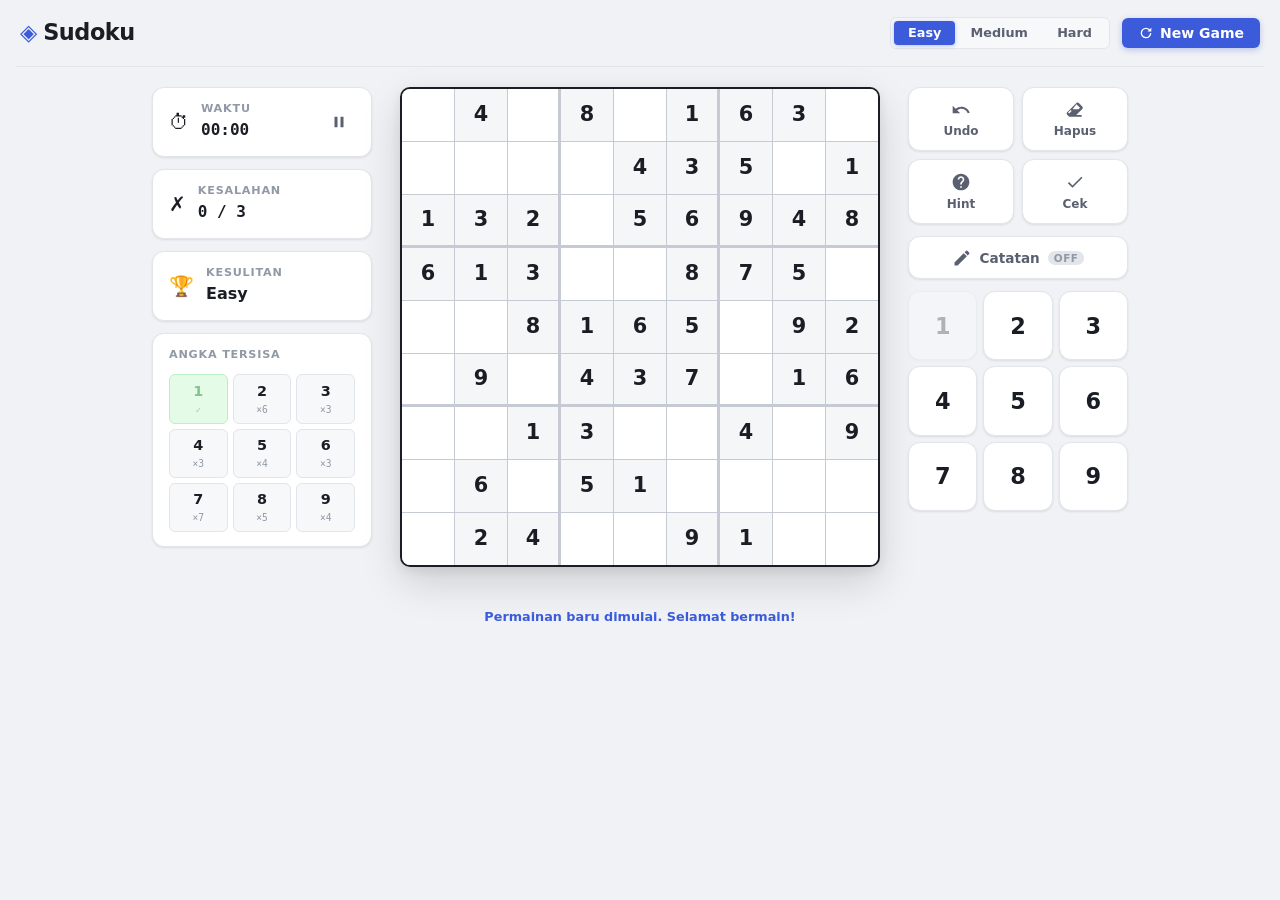
<file: Sudoku/index.html>
<!DOCTYPE html>
<html lang="id">
<head>
  <meta charset="UTF-8" />
  <meta name="viewport" content="width=device-width, initial-scale=1.0, maximum-scale=1.0, user-scalable=no" />
  <title>Sudoku</title>
  <link rel="stylesheet" href="style.css" />
</head>

<body>

  <!-- ======================================================
       OVERLAY: PAUSE
  ====================================================== -->
  <div id="pause-overlay" class="overlay hidden" role="dialog" aria-modal="true" aria-label="Game Paused">
    <div class="overlay-box">
      <div class="overlay-icon">⏸</div>
      <h2>Game Dijeda</h2>
      <p>Papan disembunyikan sementara waktu.</p>
      <button id="btn-resume" class="btn btn-primary btn-lg">▶ Lanjutkan</button>
    </div>
  </div>

  <!-- ======================================================
       OVERLAY: WIN
  ====================================================== -->
  <div id="win-overlay" class="overlay hidden" role="dialog" aria-modal="true" aria-label="You Won">
    <div class="overlay-box win-box">
      <div class="overlay-icon">🎉</div>
      <h2>Selamat!</h2>
      <p id="win-message">Anda berhasil menyelesaikan Sudoku.</p>
      <div class="win-stats">
        <div class="win-stat"><span class="win-stat-label">Waktu</span><span id="win-time" class="win-stat-value">–</span></div>
        <div class="win-stat"><span class="win-stat-label">Kesalahan</span><span id="win-mistakes" class="win-stat-value">–</span></div>
        <div class="win-stat"><span class="win-stat-label">Kesulitan</span><span id="win-difficulty" class="win-stat-value">–</span></div>
      </div>
      <button id="btn-new-game-win" class="btn btn-primary btn-lg">🎮 Main Lagi</button>
    </div>
  </div>

  <!-- ======================================================
       MAIN APP
  ====================================================== -->
  <div id="app">

    <!-- HEADER -->
    <header class="app-header">
      <div class="header-left">
        <h1 class="app-title">
          <span class="title-icon">◈</span> Sudoku
        </h1>
      </div>
      <div class="header-right">
        <!-- Difficulty selector -->
        <div class="difficulty-group" role="group" aria-label="Difficulty">
          <button class="diff-btn active" data-diff="easy">Easy</button>
          <button class="diff-btn" data-diff="medium">Medium</button>
          <button class="diff-btn" data-diff="hard">Hard</button>
        </div>
        <!-- New Game button -->
        <button id="btn-new-game" class="btn btn-primary" title="New Game">
          <svg viewBox="0 0 24 24" class="btn-icon"><path d="M17.65 6.35A7.96 7.96 0 0 0 12 4a8 8 0 1 0 8 8h-2a6 6 0 1 1-1.76-4.24l-2.07 2.07H20V4l-2.35 2.35z"/></svg>
          New Game
        </button>
      </div>
    </header>

    <!-- MAIN CONTENT -->
    <main class="game-layout">

      <!-- LEFT PANEL: Stats -->
      <aside class="stats-panel" aria-label="Game Statistics">

        <div class="stat-card">
          <div class="stat-icon timer-icon">⏱</div>
          <div class="stat-body">
            <span class="stat-label">Waktu</span>
            <span id="timer" class="stat-value mono">00:00</span>
          </div>
          <button id="btn-pause" class="icon-btn" title="Pause/Resume" aria-label="Pause">
            <svg viewBox="0 0 24 24"><path d="M6 19h4V5H6v14zm8-14v14h4V5h-4z"/></svg>
          </button>
        </div>

        <div class="stat-card">
          <div class="stat-icon mistake-icon">✗</div>
          <div class="stat-body">
            <span class="stat-label">Kesalahan</span>
            <span id="mistake-count" class="stat-value mono">0 / 3</span>
          </div>
        </div>

        <div class="stat-card">
          <div class="stat-icon">🏆</div>
          <div class="stat-body">
            <span class="stat-label">Kesulitan</span>
            <span id="current-difficulty" class="stat-value">Easy</span>
          </div>
        </div>

        <!-- Number usage indicator -->
        <div class="number-tracker" aria-label="Number Usage">
          <p class="tracker-label">Angka Tersisa</p>
          <div class="tracker-grid" id="number-tracker">
            <!-- Filled by JS: buttons 1–9 with remaining count -->
          </div>
        </div>

      </aside>

      <!-- CENTER: Board -->
      <section class="board-section" aria-label="Sudoku Board">
        <div id="sudoku-board" class="sudoku-board" role="grid" aria-label="Sudoku Grid">
          <!-- 81 cells generated by JS -->
        </div>
      </section>

      <!-- RIGHT PANEL: Controls -->
      <aside class="controls-panel" aria-label="Game Controls">

        <!-- Action Buttons -->
        <div class="control-group">
          <button id="btn-undo" class="control-btn" title="Undo (Ctrl+Z)">
            <svg viewBox="0 0 24 24" class="ctrl-icon"><path d="M12.5 8c-2.65 0-5.05 1-6.9 2.6L2 7v9h9l-3.62-3.62c1.39-1.16 3.16-1.88 5.12-1.88 3.54 0 6.55 2.31 7.6 5.5l2.37-.78C21.08 11.03 17.15 8 12.5 8z"/></svg>
            <span>Undo</span>
          </button>
          <button id="btn-erase" class="control-btn" title="Erase (Delete)">
            <svg viewBox="0 0 24 24" class="ctrl-icon"><path d="M15.14 3c-.51 0-1.02.2-1.41.59L2.59 14.73c-.78.77-.78 2.04 0 2.83L5.03 20H20v-2h-6.58l7.35-7.35a2 2 0 0 0 0-2.83l-4.22-4.22c-.39-.39-.9-.6-1.41-.6zm-1.42 2L18 9.28 16.28 11H9l4.72-6zM7 13h1.28L5 16.28 3.72 15 7 11.72V13z"/></svg>
            <span>Hapus</span>
          </button>
          <button id="btn-hint" class="control-btn" title="Hint">
            <svg viewBox="0 0 24 24" class="ctrl-icon"><path d="M12 2C6.48 2 2 6.48 2 12s4.48 10 10 10 10-4.48 10-10S17.52 2 12 2zm1 17h-2v-2h2v2zm2.07-7.75l-.9.92C13.45 12.9 13 13.5 13 15h-2v-.5c0-1.1.45-2.1 1.17-2.83l1.24-1.26c.37-.36.59-.86.59-1.41 0-1.1-.9-2-2-2s-2 .9-2 2H8c0-2.21 1.79-4 4-4s4 1.79 4 4c0 .88-.36 1.68-.93 2.25z"/></svg>
            <span>Hint</span>
          </button>
          <button id="btn-check" class="control-btn" title="Check Answer">
            <svg viewBox="0 0 24 24" class="ctrl-icon"><path d="M9 16.17L4.83 12l-1.42 1.41L9 19 21 7l-1.41-1.41L9 16.17z"/></svg>
            <span>Cek</span>
          </button>
        </div>

        <!-- Notes mode toggle -->
        <div class="notes-toggle-wrap">
          <button id="btn-notes" class="notes-btn" title="Toggle Notes Mode" aria-pressed="false">
            <svg viewBox="0 0 24 24" class="ctrl-icon"><path d="M3 17.25V21h3.75L17.81 9.94l-3.75-3.75L3 17.25zM20.71 7.04a1 1 0 0 0 0-1.41l-2.34-2.34a1 1 0 0 0-1.41 0l-1.83 1.83 3.75 3.75 1.83-1.83z"/></svg>
            Catatan
            <span id="notes-badge" class="notes-badge off">OFF</span>
          </button>
        </div>

        <!-- Number pad -->
        <div class="numpad" role="group" aria-label="Number Input">
          <button class="num-btn" data-num="1">1</button>
          <button class="num-btn" data-num="2">2</button>
          <button class="num-btn" data-num="3">3</button>
          <button class="num-btn" data-num="4">4</button>
          <button class="num-btn" data-num="5">5</button>
          <button class="num-btn" data-num="6">6</button>
          <button class="num-btn" data-num="7">7</button>
          <button class="num-btn" data-num="8">8</button>
          <button class="num-btn" data-num="9">9</button>
        </div>

      </aside>

    </main>

    <!-- STATUS BAR -->
    <div id="status-bar" class="status-bar" aria-live="polite"></div>

  </div><!-- /#app -->

  <script src="script.js"></script>
</body>
</html>
</file>
<file: Sudoku/style.css>
/* ============================================================
   style.css — Sudoku Game
   Modern, minimalist, responsive (mobile-first)
   ============================================================ */

/* ---- CSS Custom Properties (Design Tokens) ---- */
:root {
  /* Colors */
  --bg:             #f0f2f5;
  --surface:        #ffffff;
  --surface-2:      #f7f8fa;
  --border:         #e2e5ea;
  --border-strong:  #c5cad3;

  --text-primary:   #1a1d23;
  --text-secondary: #5a6070;
  --text-muted:     #9198a6;

  --accent:         #3b5bdb;
  --accent-light:   #dce4ff;
  --accent-hover:   #2f4bc2;

  --success:        #2f9e44;
  --success-light:  #d3f9d8;
  --danger:         #e03131;
  --danger-light:   #ffe3e3;
  --warning:        #f08c00;
  --warning-light:  #fff3bf;

  /* Cell states */
  --cell-bg:             #ffffff;
  --cell-bg-given:       #f5f6f8;
  --cell-bg-selected:    #dce4ff;
  --cell-bg-highlight:   #eef1ff;
  --cell-bg-same-num:    #e8edff;
  --cell-bg-error:       #ffe3e3;
  --cell-color-given:    #1a1d23;
  --cell-color-player:   #3b5bdb;
  --cell-color-error:    #e03131;
  --cell-color-notes:    #868e96;

  /* Board */
  --board-size:     min(480px, 92vw);
  --cell-size:      calc(var(--board-size) / 9);

  /* Typography */
  --font-main:      -apple-system, 'Segoe UI', system-ui, sans-serif;
  --font-mono:      'SF Mono', 'Cascadia Code', 'Consolas', monospace;

  /* Radius & Shadow */
  --radius-sm:   6px;
  --radius-md:   12px;
  --radius-lg:   18px;
  --shadow-sm:   0 1px 3px rgba(0,0,0,.06), 0 1px 2px rgba(0,0,0,.04);
  --shadow-md:   0 4px 12px rgba(0,0,0,.08), 0 2px 4px rgba(0,0,0,.04);
  --shadow-lg:   0 16px 40px rgba(0,0,0,.14), 0 4px 12px rgba(0,0,0,.08);
  --transition:  0.15s ease;
}

/* ============================================================
   RESET & BASE
   ============================================================ */
*, *::before, *::after { box-sizing: border-box; margin: 0; padding: 0; }

html { font-size: 16px; -webkit-text-size-adjust: 100%; }

body {
  font-family: var(--font-main);
  background: var(--bg);
  color: var(--text-primary);
  min-height: 100dvh;
  line-height: 1.5;
  -webkit-font-smoothing: antialiased;
}

button {
  font-family: inherit;
  cursor: pointer;
  border: none;
  background: none;
  user-select: none;
  -webkit-tap-highlight-color: transparent;
}
button:focus-visible {
  outline: 2px solid var(--accent);
  outline-offset: 2px;
}

/* ============================================================
   OVERLAYS (Pause / Win)
   ============================================================ */
.overlay {
  position: fixed;
  inset: 0;
  z-index: 100;
  background: rgba(10, 12, 20, 0.72);
  backdrop-filter: blur(6px);
  display: flex;
  align-items: center;
  justify-content: center;
  padding: 1.5rem;
  animation: overlayIn 0.2s ease;
}
.overlay.hidden { display: none; }

@keyframes overlayIn {
  from { opacity: 0; }
  to   { opacity: 1; }
}

.overlay-box {
  background: var(--surface);
  border-radius: var(--radius-lg);
  padding: 2.5rem 2rem;
  text-align: center;
  max-width: 380px;
  width: 100%;
  box-shadow: var(--shadow-lg);
  animation: boxIn 0.25s cubic-bezier(.34,1.56,.64,1);
}

@keyframes boxIn {
  from { opacity: 0; transform: scale(0.9) translateY(20px); }
  to   { opacity: 1; transform: scale(1) translateY(0); }
}

.overlay-icon { font-size: 3rem; line-height: 1; margin-bottom: 1rem; }

.overlay-box h2 {
  font-size: 1.6rem;
  font-weight: 700;
  color: var(--text-primary);
  margin-bottom: 0.5rem;
}
.overlay-box p { color: var(--text-secondary); margin-bottom: 1.5rem; }

/* Win stats grid */
.win-stats {
  display: flex;
  gap: 1rem;
  justify-content: center;
  margin-bottom: 2rem;
}
.win-stat {
  display: flex;
  flex-direction: column;
  align-items: center;
  gap: 0.25rem;
  background: var(--surface-2);
  border: 1px solid var(--border);
  border-radius: var(--radius-md);
  padding: 0.75rem 1.2rem;
  min-width: 90px;
}
.win-stat-label { font-size: 0.7rem; font-weight: 600; text-transform: uppercase; letter-spacing: .06em; color: var(--text-muted); }
.win-stat-value { font-size: 1.1rem; font-weight: 700; color: var(--text-primary); }

/* ============================================================
   LAYOUT: APP SHELL
   ============================================================ */
#app {
  display: flex;
  flex-direction: column;
  min-height: 100dvh;
  max-width: 1280px;
  margin: 0 auto;
  padding: 0 1rem;
}

/* ============================================================
   HEADER
   ============================================================ */
.app-header {
  display: flex;
  align-items: center;
  justify-content: space-between;
  flex-wrap: wrap;
  gap: 0.75rem;
  padding: 1rem 0.25rem;
  border-bottom: 1px solid var(--border);
  margin-bottom: 1.25rem;
}

.app-title {
  font-size: 1.4rem;
  font-weight: 800;
  color: var(--text-primary);
  display: flex;
  align-items: center;
  gap: 0.4rem;
  letter-spacing: -0.02em;
}
.title-icon { color: var(--accent); font-style: normal; }

.header-right {
  display: flex;
  align-items: center;
  gap: 0.75rem;
  flex-wrap: wrap;
}

/* Difficulty group */
.difficulty-group {
  display: flex;
  background: var(--surface-2);
  border: 1px solid var(--border);
  border-radius: var(--radius-sm);
  padding: 3px;
  gap: 2px;
}
.diff-btn {
  padding: 0.3rem 0.85rem;
  border-radius: 4px;
  font-size: 0.8rem;
  font-weight: 600;
  color: var(--text-secondary);
  transition: all var(--transition);
}
.diff-btn:hover { color: var(--text-primary); background: var(--border); }
.diff-btn.active {
  background: var(--accent);
  color: #fff;
  box-shadow: 0 1px 4px rgba(59,91,219,.35);
}

/* Buttons */
.btn {
  display: inline-flex;
  align-items: center;
  gap: 0.4rem;
  padding: 0.45rem 1rem;
  border-radius: var(--radius-sm);
  font-size: 0.875rem;
  font-weight: 600;
  transition: all var(--transition);
}
.btn-primary {
  background: var(--accent);
  color: #fff;
  box-shadow: 0 2px 6px rgba(59,91,219,.3);
}
.btn-primary:hover { background: var(--accent-hover); transform: translateY(-1px); box-shadow: 0 4px 10px rgba(59,91,219,.35); }
.btn-primary:active { transform: translateY(0); }
.btn-lg { padding: 0.7rem 1.8rem; font-size: 1rem; border-radius: var(--radius-md); }

.btn-icon { width: 1rem; height: 1rem; fill: currentColor; flex-shrink: 0; }

/* ============================================================
   MAIN GAME LAYOUT (3-column on large screens)
   ============================================================ */
.game-layout {
  display: grid;
  grid-template-columns: 1fr;
  grid-template-areas: "board" "controls" "stats";
  gap: 1.25rem;
  justify-items: center;
  padding-bottom: 2rem;
}

@media (min-width: 760px) {
  .game-layout {
    grid-template-columns: 200px var(--board-size) 200px;
    grid-template-areas: "stats board controls";
    align-items: start;
    justify-content: center;
  }
}

@media (min-width: 1100px) {
  .game-layout {
    grid-template-columns: 220px var(--board-size) 220px;
    gap: 1.75rem;
  }
}

.stats-panel    { grid-area: stats;    width: 100%; max-width: 480px; }
.board-section  { grid-area: board;    width: 100%; }
.controls-panel { grid-area: controls; width: 100%; max-width: 480px; }

/* ============================================================
   STAT CARDS (Left Panel)
   ============================================================ */
.stats-panel {
  display: flex;
  flex-direction: column;
  gap: 0.75rem;
}

/* On mobile: show stats as a horizontal row */
@media (max-width: 759px) {
  .stats-panel {
    display: grid;
    grid-template-columns: repeat(3, 1fr);
    grid-template-rows: auto auto;
  }
  .number-tracker {
    grid-column: 1 / -1;
  }
}

.stat-card {
  background: var(--surface);
  border: 1px solid var(--border);
  border-radius: var(--radius-md);
  padding: 0.85rem 1rem;
  display: flex;
  align-items: center;
  gap: 0.75rem;
  box-shadow: var(--shadow-sm);
}
.stat-icon { font-size: 1.25rem; flex-shrink: 0; line-height: 1; }
.stat-body { flex: 1; display: flex; flex-direction: column; }
.stat-label { font-size: 0.7rem; font-weight: 600; text-transform: uppercase; letter-spacing: .07em; color: var(--text-muted); }
.stat-value { font-size: 1rem; font-weight: 700; color: var(--text-primary); }
.mono { font-family: var(--font-mono); }

.icon-btn {
  width: 32px; height: 32px;
  border-radius: 8px;
  display: flex; align-items: center; justify-content: center;
  color: var(--text-secondary);
  transition: all var(--transition);
  flex-shrink: 0;
}
.icon-btn svg { width: 18px; height: 18px; fill: currentColor; }
.icon-btn:hover { background: var(--surface-2); color: var(--accent); }

/* Number tracker */
.number-tracker {
  background: var(--surface);
  border: 1px solid var(--border);
  border-radius: var(--radius-md);
  padding: 0.85rem 1rem;
  box-shadow: var(--shadow-sm);
}
.tracker-label {
  font-size: 0.7rem;
  font-weight: 600;
  text-transform: uppercase;
  letter-spacing: .07em;
  color: var(--text-muted);
  margin-bottom: 0.65rem;
}
.tracker-grid {
  display: grid;
  grid-template-columns: repeat(9, 1fr);
  gap: 3px;
}
@media (min-width: 760px) {
  .tracker-grid {
    grid-template-columns: repeat(3, 1fr);
    gap: 5px;
  }
}
.tracker-num {
  display: flex;
  flex-direction: column;
  align-items: center;
  justify-content: center;
  padding: 0.35rem 0.2rem;
  border-radius: 6px;
  background: var(--surface-2);
  border: 1px solid var(--border);
  cursor: default;
  transition: all var(--transition);
}
.tracker-num .t-num { font-size: 0.9rem; font-weight: 700; color: var(--text-primary); }
.tracker-num .t-count { font-size: 0.6rem; color: var(--text-muted); font-family: var(--font-mono); }
.tracker-num.completed {
  background: var(--success-light);
  border-color: #8ce99a;
  opacity: 0.6;
}
.tracker-num.completed .t-num { color: var(--success); }

/* ============================================================
   SUDOKU BOARD
   ============================================================ */
.board-section {
  display: flex;
  align-items: center;
  justify-content: center;
}

.sudoku-board {
  width: var(--board-size);
  height: var(--board-size);
  display: grid;
  grid-template-columns: repeat(9, 1fr);
  grid-template-rows: repeat(9, 1fr);
  border: 2.5px solid var(--text-primary);
  border-radius: 10px;
  overflow: hidden;
  box-shadow: var(--shadow-lg);
  background: var(--border-strong); /* gap color between cells */
  gap: 1px;
  user-select: none;
}

/* Individual cell */
.cell {
  position: relative;
  background: var(--cell-bg);
  display: flex;
  align-items: center;
  justify-content: center;
  font-size: clamp(0.85rem, 2.8vw, 1.3rem);
  font-weight: 700;
  color: var(--cell-color-given);
  cursor: pointer;
  transition: background var(--transition);
  /* Thicker borders for 3×3 boxes drawn via JS class */
}

/* 3×3 box separators: right border at col 3 and 6 */
.cell.box-right  { border-right:  2px solid var(--border-strong); }
.cell.box-bottom { border-bottom: 2px solid var(--border-strong); }

/* Given cells */
.cell.given {
  background: var(--cell-bg-given);
  color: var(--cell-color-given);
  cursor: default;
}

/* Player-entered cells */
.cell.player {
  color: var(--cell-color-player);
}

/* Error cells */
.cell.error {
  background: var(--cell-bg-error) !important;
  color: var(--cell-color-error) !important;
}

/* Highlight: same row/col/box as selected */
.cell.highlight {
  background: var(--cell-bg-highlight);
}

/* Selected cell */
.cell.selected {
  background: var(--cell-bg-selected) !important;
}

/* Same number highlight */
.cell.same-num {
  background: var(--cell-bg-same-num);
}

/* Notes mode inside a cell */
.cell-notes {
  position: absolute;
  inset: 0;
  display: grid;
  grid-template-columns: repeat(3, 1fr);
  grid-template-rows: repeat(3, 1fr);
  padding: 2px;
  pointer-events: none;
}
.note-digit {
  display: flex;
  align-items: center;
  justify-content: center;
  font-size: clamp(0.45rem, 1.2vw, 0.6rem);
  font-weight: 600;
  color: var(--cell-color-notes);
  line-height: 1;
}
.note-digit.active { color: var(--accent); }

/* Hover (non-given cells) */
.cell:not(.given):hover:not(.selected) {
  background: var(--cell-bg-highlight);
  filter: brightness(0.97);
}

/* Win animation */
.cell.win-flash {
  animation: winFlash 0.5s ease forwards;
}
@keyframes winFlash {
  0%   { background: var(--cell-bg-selected); }
  50%  { background: var(--success-light); }
  100% { background: var(--success-light); }
}

/* ============================================================
   CONTROLS PANEL (Right)
   ============================================================ */
.controls-panel {
  display: flex;
  flex-direction: column;
  gap: 0.75rem;
}

/* On mobile: row layout for action buttons */
@media (max-width: 759px) {
  .controls-panel {
    width: 100%;
    max-width: 480px;
  }
}

.control-group {
  display: grid;
  grid-template-columns: repeat(4, 1fr);
  gap: 0.5rem;
}
@media (min-width: 760px) {
  .control-group {
    grid-template-columns: repeat(2, 1fr);
  }
}

.control-btn {
  display: flex;
  flex-direction: column;
  align-items: center;
  gap: 0.3rem;
  padding: 0.75rem 0.5rem;
  border-radius: var(--radius-md);
  background: var(--surface);
  border: 1px solid var(--border);
  color: var(--text-secondary);
  font-size: 0.75rem;
  font-weight: 600;
  box-shadow: var(--shadow-sm);
  transition: all var(--transition);
}
.control-btn:hover {
  background: var(--accent-light);
  border-color: var(--accent);
  color: var(--accent);
  transform: translateY(-1px);
  box-shadow: var(--shadow-md);
}
.control-btn:active { transform: translateY(0); }
.ctrl-icon { width: 1.25rem; height: 1.25rem; fill: currentColor; }

/* Notes toggle */
.notes-toggle-wrap { display: flex; }
.notes-btn {
  flex: 1;
  display: flex;
  align-items: center;
  justify-content: center;
  gap: 0.5rem;
  padding: 0.65rem 1rem;
  border-radius: var(--radius-md);
  background: var(--surface);
  border: 1.5px solid var(--border);
  color: var(--text-secondary);
  font-size: 0.85rem;
  font-weight: 600;
  box-shadow: var(--shadow-sm);
  transition: all var(--transition);
}
.notes-btn:hover { border-color: var(--accent); color: var(--accent); }
.notes-btn.active {
  background: var(--accent);
  border-color: var(--accent);
  color: #fff;
  box-shadow: 0 2px 8px rgba(59,91,219,.3);
}
.notes-badge {
  font-size: 0.65rem;
  font-weight: 700;
  padding: 1px 6px;
  border-radius: 99px;
  letter-spacing: .05em;
}
.notes-badge.off { background: var(--border); color: var(--text-muted); }
.notes-badge.on  { background: #fff; color: var(--accent); }

/* Number pad */
.numpad {
  display: grid;
  grid-template-columns: repeat(9, 1fr);
  gap: 4px;
}
@media (min-width: 760px) {
  .numpad {
    grid-template-columns: repeat(3, 1fr);
    gap: 6px;
  }
}

.num-btn {
  aspect-ratio: 1;
  border-radius: var(--radius-md);
  background: var(--surface);
  border: 1.5px solid var(--border);
  font-size: clamp(1rem, 3vw, 1.4rem);
  font-weight: 700;
  color: var(--text-primary);
  box-shadow: var(--shadow-sm);
  transition: all var(--transition);
  display: flex;
  align-items: center;
  justify-content: center;
}
.num-btn:hover {
  background: var(--accent);
  border-color: var(--accent);
  color: #fff;
  transform: translateY(-2px);
  box-shadow: 0 4px 10px rgba(59,91,219,.3);
}
.num-btn:active { transform: translateY(0); }
.num-btn.completed {
  opacity: 0.3;
  pointer-events: none;
}

/* ============================================================
   STATUS BAR
   ============================================================ */
.status-bar {
  padding: 0.5rem 0.5rem 1rem;
  text-align: center;
  font-size: 0.8rem;
  color: var(--text-muted);
  min-height: 2rem;
  transition: color var(--transition);
}
.status-bar.success { color: var(--success); font-weight: 600; }
.status-bar.error   { color: var(--danger); font-weight: 600; }
.status-bar.info    { color: var(--accent); font-weight: 600; }

/* ============================================================
   RESPONSIVE TWEAKS
   ============================================================ */
@media (max-width: 400px) {
  :root { --board-size: min(360px, 95vw); }
  .app-title { font-size: 1.1rem; }
  .diff-btn { padding: 0.25rem 0.5rem; font-size: 0.75rem; }
  .btn { font-size: 0.75rem; padding: 0.4rem 0.7rem; }
}

/* Scrollbar */
::-webkit-scrollbar { width: 5px; }
::-webkit-scrollbar-track { background: transparent; }
::-webkit-scrollbar-thumb { background: var(--border-strong); border-radius: 99px; }
</file>
